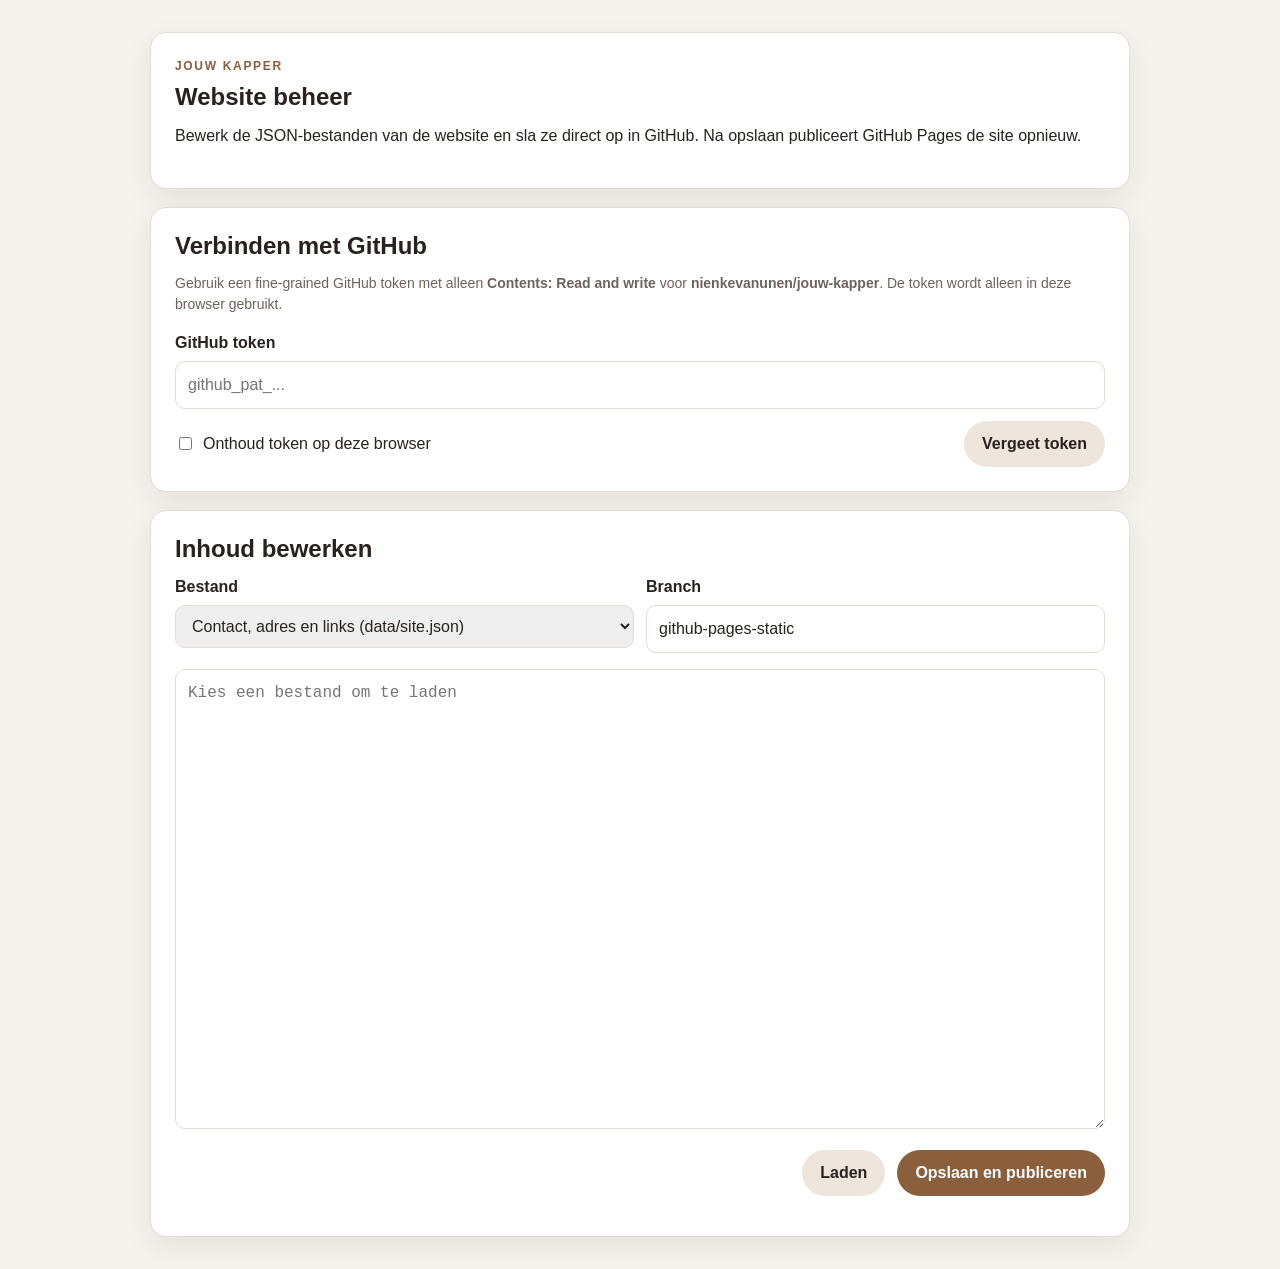
<file: admin/index.html>
<!doctype html>
<html lang="nl">
<head>
  <meta charset="utf-8">
  <meta name="viewport" content="width=device-width, initial-scale=1">
  <title>Jouw Kapper beheer</title>
  <link rel="stylesheet" href="admin.css">
  <!-- Google tag (gtag.js) -->
  <script async src="https://www.googletagmanager.com/gtag/js?id=G-X8KYDH0F99"></script>
  <script>
    window.dataLayer = window.dataLayer || [];
    function gtag(){dataLayer.push(arguments);}
    gtag('js', new Date());

    gtag('config', 'G-X8KYDH0F99');
  </script>
</head>
<body>
  <main class="admin-shell">
    <section class="card">
      <p class="eyebrow">Jouw Kapper</p>
      <h1>Website beheer</h1>
      <p>
        Bewerk de JSON-bestanden van de website en sla ze direct op in GitHub.
        Na opslaan publiceert GitHub Pages de site opnieuw.
      </p>
    </section>

    <section class="card">
      <h2>Verbinden met GitHub</h2>
      <p class="help">
        Gebruik een fine-grained GitHub token met alleen <strong>Contents: Read and write</strong>
        voor <strong>nienkevanunen/jouw-kapper</strong>. De token wordt alleen in deze browser gebruikt.
      </p>

      <label for="token">GitHub token</label>
      <input id="token" type="password" autocomplete="off" placeholder="github_pat_...">

      <div class="row">
        <label class="checkbox">
          <input id="remember-token" type="checkbox">
          Onthoud token op deze browser
        </label>
        <button id="forget-token" type="button" class="secondary">Vergeet token</button>
      </div>
    </section>

    <section class="card">
      <h2>Inhoud bewerken</h2>

      <div class="toolbar">
        <div>
          <label for="content-file">Bestand</label>
          <select id="content-file"></select>
        </div>
        <div>
          <label for="branch">Branch</label>
          <input id="branch" type="text" value="github-pages-static">
        </div>
      </div>

      <textarea id="editor" spellcheck="false" placeholder="Kies een bestand om te laden"></textarea>

      <div class="actions">
        <button id="load-file" type="button" class="secondary">Laden</button>
        <button id="save-file" type="button">Opslaan en publiceren</button>
      </div>

      <p id="status" class="status" role="status" aria-live="polite"></p>
    </section>
  </main>

  <script src="admin.js"></script>
</body>
</html>
</file>
<file: admin/admin.css>
:root {
  color-scheme: light;
  --background: #f6f2ed;
  --card: #ffffff;
  --text: #29211d;
  --muted: #6f625c;
  --border: #e5dcd3;
  --primary: #8b5e3c;
  --primary-dark: #6f472a;
  --danger: #a33828;
  --success: #2f7043;
}

* {
  box-sizing: border-box;
}

body {
  margin: 0;
  background: var(--background);
  color: var(--text);
  font-family: -apple-system, BlinkMacSystemFont, "Segoe UI", sans-serif;
  line-height: 1.5;
}

.admin-shell {
  width: min(980px, calc(100% - 32px));
  margin: 32px auto;
}

.card {
  background: var(--card);
  border: 1px solid var(--border);
  border-radius: 16px;
  box-shadow: 0 10px 30px rgba(41, 33, 29, 0.08);
  margin-bottom: 18px;
  padding: 24px;
}

.eyebrow {
  color: var(--primary);
  font-size: 12px;
  font-weight: 700;
  letter-spacing: 0.14em;
  margin: 0 0 8px;
  text-transform: uppercase;
}

h1,
h2 {
  line-height: 1.2;
  margin: 0 0 12px;
}

p {
  margin: 0 0 16px;
}

.help,
.status {
  color: var(--muted);
  font-size: 14px;
}

label {
  display: block;
  font-weight: 700;
  margin-bottom: 6px;
}

input,
select,
textarea {
  border: 1px solid var(--border);
  border-radius: 10px;
  color: var(--text);
  font: inherit;
  padding: 11px 12px;
  width: 100%;
}

textarea {
  font-family: "SFMono-Regular", Consolas, "Liberation Mono", monospace;
  min-height: 460px;
  resize: vertical;
  white-space: pre;
}

button {
  background: var(--primary);
  border: 0;
  border-radius: 999px;
  color: #ffffff;
  cursor: pointer;
  font: inherit;
  font-weight: 700;
  padding: 11px 18px;
}

button:hover {
  background: var(--primary-dark);
}

button.secondary {
  background: #eee5dc;
  color: var(--text);
}

button.secondary:hover {
  background: #e2d5ca;
}

.row,
.actions,
.toolbar {
  display: flex;
  gap: 12px;
}

.row {
  align-items: center;
  justify-content: space-between;
  margin-top: 12px;
}

.toolbar {
  margin-bottom: 16px;
}

.toolbar > div {
  flex: 1;
}

.actions {
  justify-content: flex-end;
  margin-top: 14px;
}

.checkbox {
  align-items: center;
  display: flex;
  font-weight: 400;
  gap: 8px;
  margin: 0;
}

.checkbox input {
  width: auto;
}

.status.error {
  color: var(--danger);
}

.status.success {
  color: var(--success);
}

@media (max-width: 700px) {
  .row,
  .actions,
  .toolbar {
    display: block;
  }

  .row > *,
  .actions > *,
  .toolbar > * {
    margin-top: 10px;
  }
}
</file>
